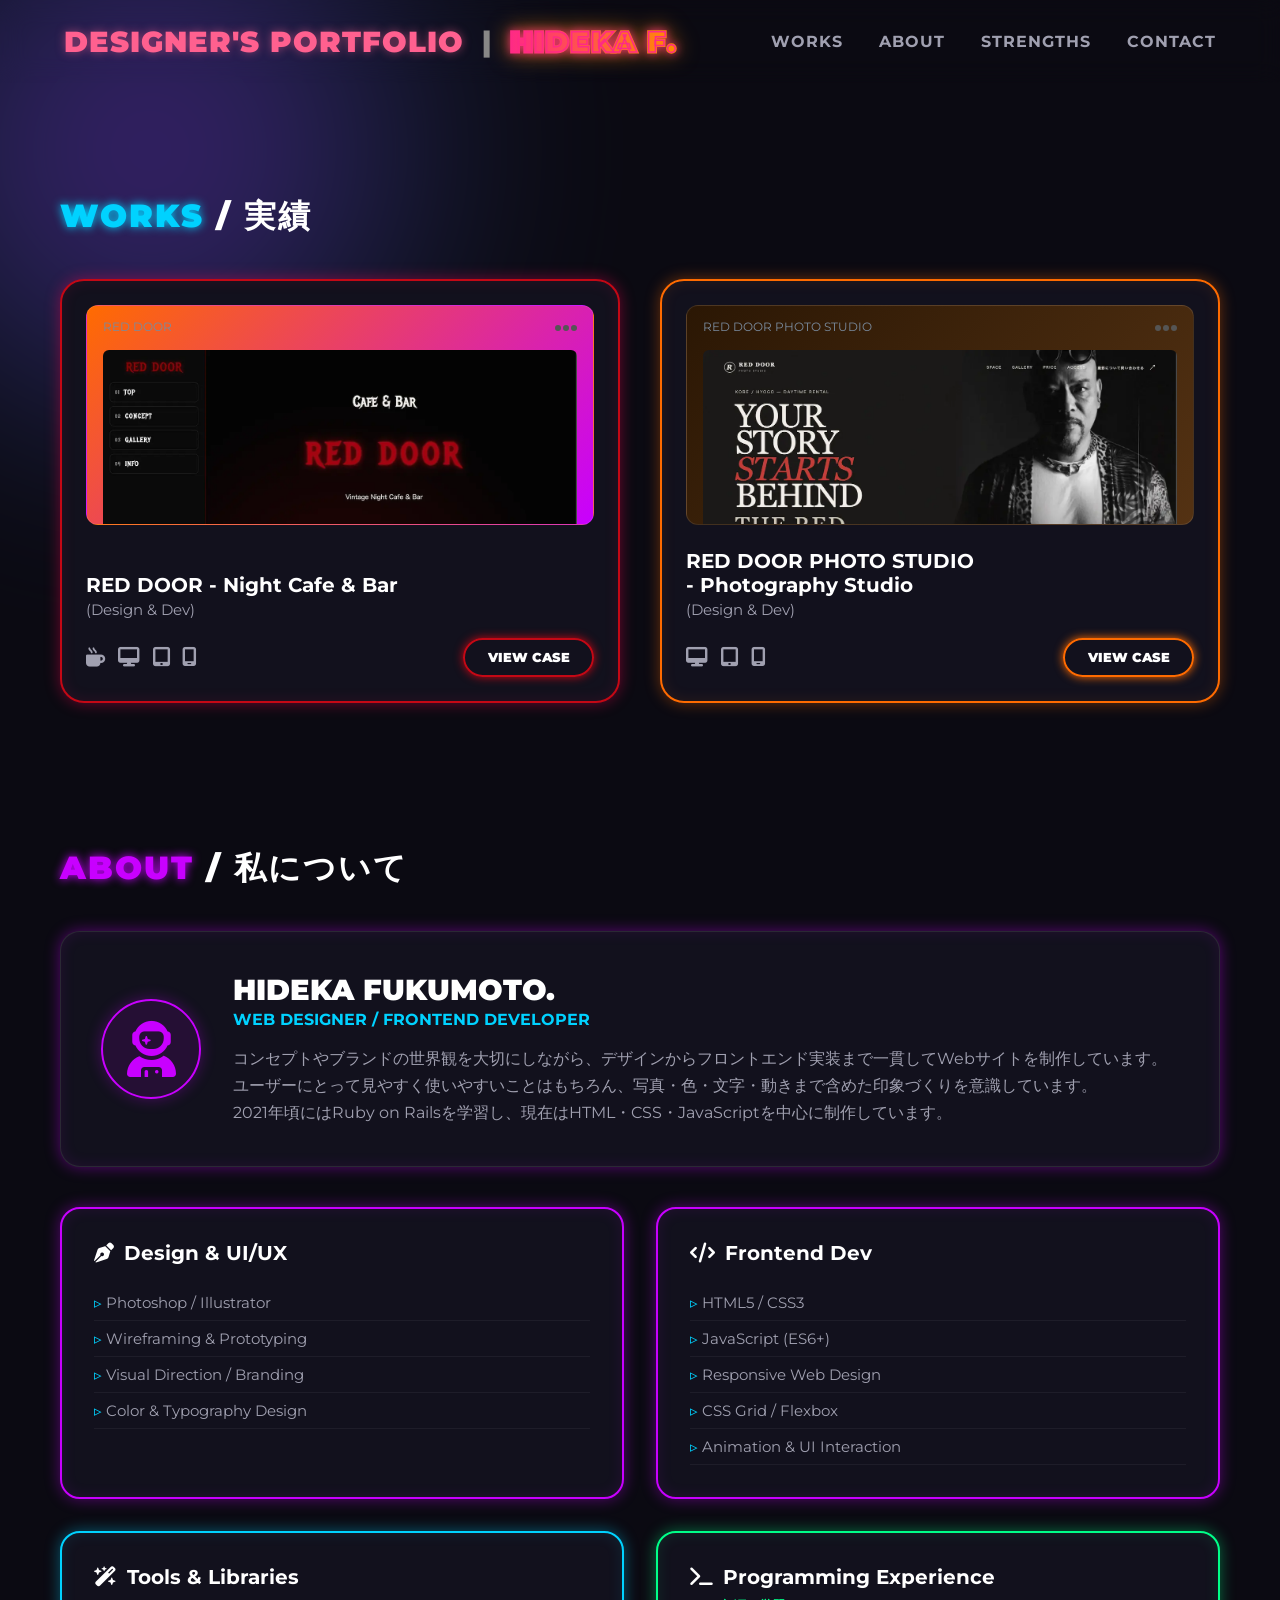
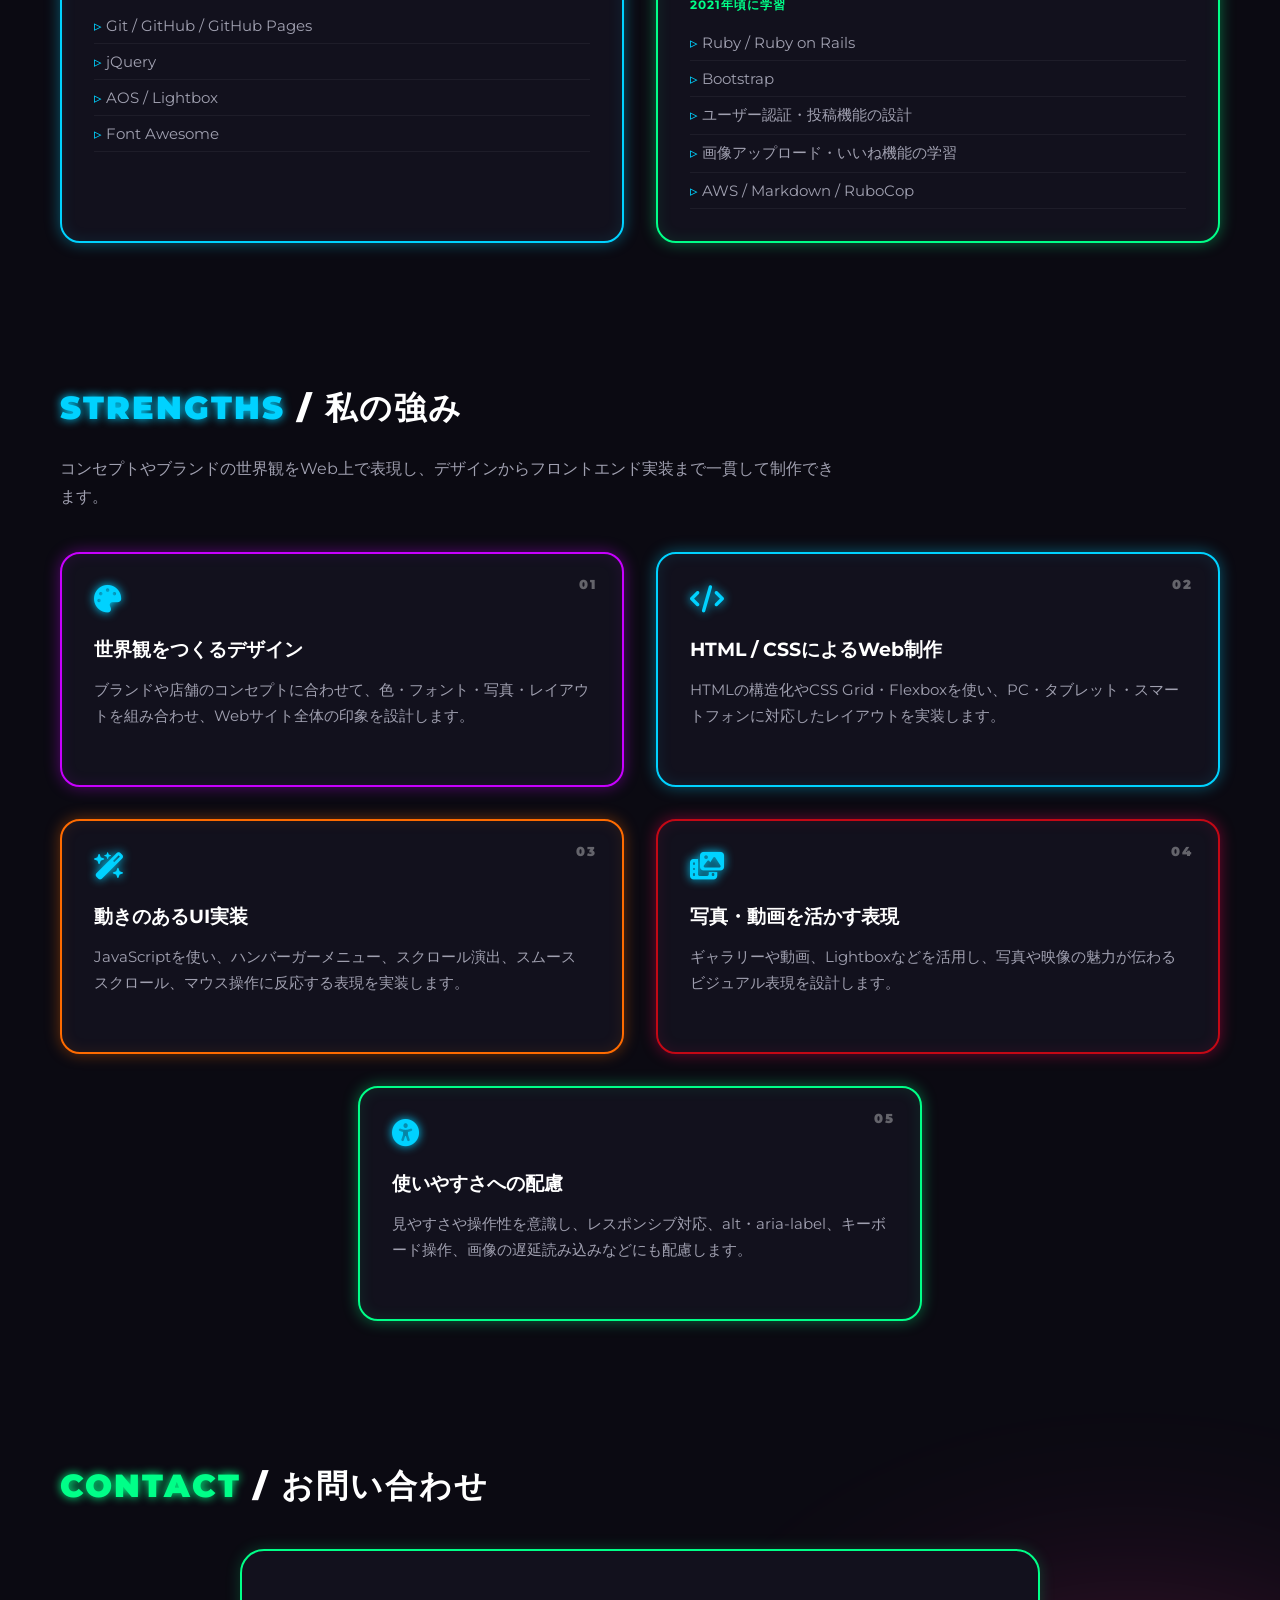
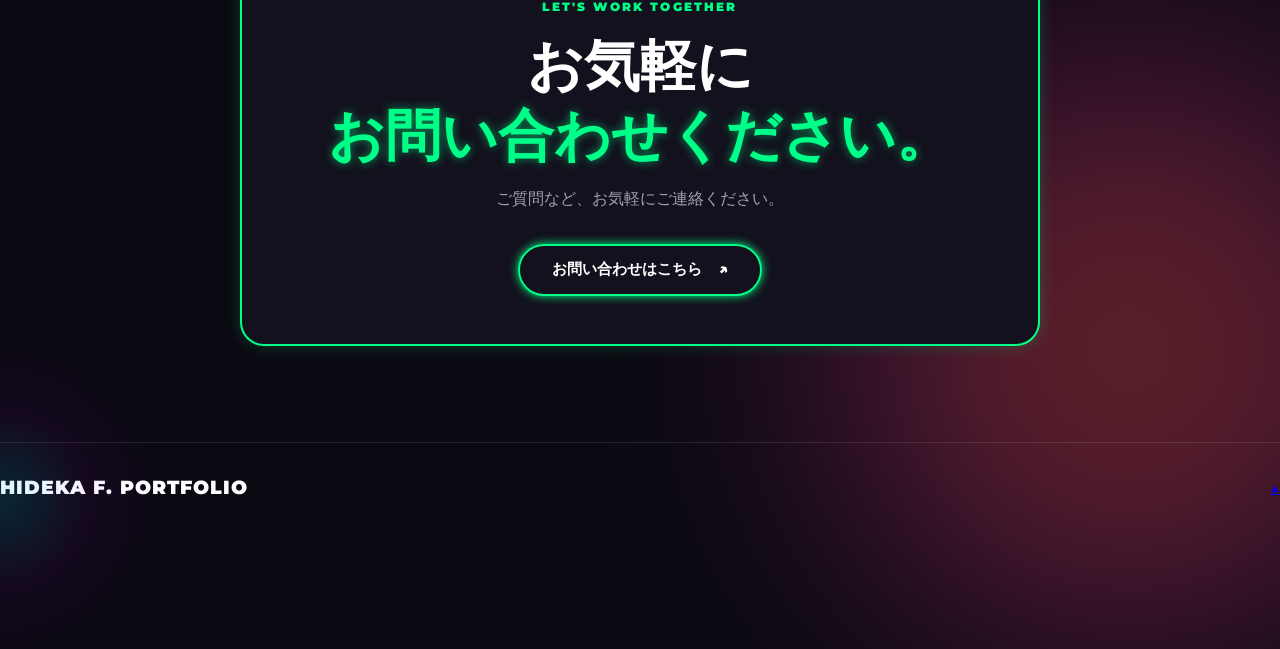
<file: index.html>
<!DOCTYPE html>
<html lang="ja">

<head>
  <meta charset="UTF-8">
  <meta name="viewport" content="width=device-width, initial-scale=1.0">
  <title>HIDEKA F. | PORTFOLIO SITE</title>
  <meta name="description" content="HIDEKA F.のポートフォリオサイトです。Webデザイン、フロントエンドコーディングの制作実績を掲載しています。">
  <link rel="stylesheet" href="css/style.css">
  <!-- アイコン表示用のFontAwesome (CDN) -->
  <link rel="stylesheet" href="https://cdnjs.cloudflare.com/ajax/libs/font-awesome/6.4.0/css/all.min.css">
  <!-- フォント (Montserrat) -->
  <link href="https://fonts.googleapis.com/css2?family=Montserrat:wght@400;700;900&display=swap" rel="stylesheet">
</head>

<body>

  <!-- 背景の発光グラフィック効果 -->
  <div class="bg-glow bg-glow-top-left"></div>
  <div class="bg-glow bg-glow-bottom-right"></div>

  <!-- ヘッダー -->
  <header class="navbar">
    <div class="logo">
      <span class="logo-highlight">DESIGNER'S PORTFOLIO</span>
      <span class="logo-divider">|</span>
      <span class="logo-name" data-text="HIDEKA F.">HIDEKA F.</span>
    </div>
    <nav class="nav-links">
      <a href="#works">WORKS</a>
      <a href="#about">ABOUT</a>
      <a href="#strengths">STRENGTHS</a>
      <a href="#contact">CONTACT</a>
    </nav>
  </header>
  <!-- メインコンテンツ -->
  <main class="container">

    <!-- SECTION 1: WORKS -->
    <section id="works" class="section">
      <h2 class="section-title"><span class="neon-text-blue">WORKS</span> / 実績</h2>
      <div class="works-grid">

        <!-- CARD 1: RED (RED DOOR) -->
        <div class="card neon-red">
          <div class="card-screen bar-bg">
            <div class="screen-header">
              <span>RED DOOR</span>
              <div class="dots"><span></span><span></span><span></span>
              </div>
            </div>
            <div class="screen-body">
              <img src="images/2026RED DOOR(圧縮版).webp" alt="RED DOOR プレビュー画像">
            </div>
          </div>
          <div class="card-info">
            <h3 class="card-title">RED DOOR - Night Cafe & Bar</h3>
            <p class="card-subtitle">(Design & Dev)</p>
            <div class="card-footer">
              <div class="device-icons">
                <i class="fa-solid fa-mug-hot"></i>
                <i class="fa-solid fa-desktop"></i>
                <i class="fa-solid fa-tablet-screen-button"></i>
                <i class="fa-solid fa-mobile-screen"></i>
              </div>
              <a href="https://hidekaxxx.github.io/RedDoor/" class="btn btn-red">VIEW CASE</a>
            </div>
          </div>
        </div>

        <!-- CARD 2: ORANGE (RED DOOR PHOTO STUDIO) -->
        <div class="card neon-orange">
          <div class="card-screen photo-bg">
            <div class="screen-header">
              <span>RED DOOR PHOTO STUDIO</span>
              <div class="dots"><span></span><span></span><span></span>
              </div>
            </div>
            <div class="screen-body">
              <img src="images/RD PHOTO STUDIO(圧縮版).webp" alt="RED DOOR PHOTO STUDIO プレビュー画像">
            </div>
          </div>
          <div class="card-info">
            <h3 class="card-title">RED DOOR PHOTO STUDIO
              <br>- Photography Studio
            </h3>
            <p class="card-subtitle">(Design & Dev)</p>
            <div class="card-footer">
              <div class="device-icons">
                <i class="fa-solid fa-desktop"></i>
                <i class="fa-solid fa-tablet-screen-button"></i>
                <i class="fa-solid fa-mobile-screen"></i>
              </div>
              <a href="https://hidekaxxx.github.io/RED-DOOR-PHOTO-STUDIO/" class="btn btn-orange">VIEW CASE</a>
            </div>
          </div>
        </div>

        <!-- CARD 3: GREEN (FASHION EC) -->
        <!-- <div class="card neon-green">
          <div class="card-screen clothing-bg">
            <div class="screen-header">
              <span>MAKANA</span>
            </div>
            <div class="screen-body dark-text">
              <h2>MAKANA</h2>
            </div>
          </div>
          <div class="card-info">
            <h3 class="card-title">MAKANA - FASHION EC</h3>
            <p class="card-subtitle">(Web Design)</p>
            <div class="card-footer">
              <div class="device-icons">
                <i class="fa-solid fa-shirt"></i>
                <i class="fa-solid fa-cart-shopping"></i>
              </div>
              <a href="#" class="btn btn-green">VIEW CASE</a>
            </div>
          </div>
        </div> -->

        <!-- CARD 4: PURPLE (AI MODEL HP LP) -->
        <!-- <div class="card neon-purple">
          <div class="card-screen neon-bg">
            <div class="screen-header">
              <span>AI</span>
            </div>
            <div class="screen-body">
              <h2>AI- Model HP LP</h2>
            </div>
          </div>
          <div class="card-info">
            <h3 class="card-title">AI- Model HP LP</h3>
            <p class="card-subtitle">(Web Design & Motion)</p>
            <div class="card-footer">
              <div class="device-icons">
                <i class="fa-solid fa-sliders"></i>
                <i class="fa-solid fa-star"></i>
              </div>
              <a href="#" class="btn btn-purple">VIEW CASE</a>
            </div>
          </div>
        </div> -->

      </div>
    </section>

    <!-- SECTION 2: ABOUT -->
    <section id="about" class="section">
      <h2 class="section-title"><span class="neon-text-purple">ABOUT</span> / 私について</h2>
      <div class="about-container">

        <!-- プロフィール -->
        <div class="about-profile neon-purple">
          <div class="profile-avatar">
            <i class="fa-solid fa-user-astronaut"></i>
          </div>
          <div class="profile-text">
            <h3>HIDEKA FUKUMOTO.</h3>
            <p class="subtitle">WEB DESIGNER / FRONTEND DEVELOPER</p>
            <p class="description">
              コンセプトやブランドの世界観を大切にしながら、デザインからフロントエンド実装まで一貫してWebサイトを制作しています。<br>
              ユーザーにとって見やすく使いやすいことはもちろん、写真・色・文字・動きまで含めた印象づくりを意識しています。<br>
              2021年頃にはRuby on Railsを学習し、現在はHTML・CSS・JavaScriptを中心に制作しています。
            </p>
          </div>
        </div>

        <!-- スキルカード -->
        <div class="skills-grid">
          <div class="skill-card neon-purple">
            <h4><i class="fa-solid fa-pen-nib"></i> Design & UI/UX</h4>
            <ul>
              <li>Photoshop / Illustrator</li>
              <li>Wireframing & Prototyping</li>
              <li>Visual Direction / Branding</li>
              <li>Color & Typography Design</li>
            </ul>
          </div>
          <div class="skill-card neon-purple">
            <h4><i class="fa-solid fa-code"></i> Frontend Dev</h4>
            <ul>
              <li>HTML5 / CSS3</li>
              <li>JavaScript (ES6+)</li>
              <li>Responsive Web Design</li>
              <li>CSS Grid / Flexbox</li>
              <li>Animation & UI Interaction</li>
            </ul>
          </div>
          <div class="skill-card neon-blue">
            <h4><i class="fa-solid fa-wand-magic-sparkles"></i> Tools & Libraries</h4>
            <ul>
              <li>Git / GitHub / GitHub Pages</li>
              <li>jQuery</li>
              <li>AOS / Lightbox</li>
              <li>Font Awesome</li>
            </ul>
          </div>
          <div class="skill-card neon-green">
            <h4><i class="fa-solid fa-terminal"></i> Programming Experience</h4>
            <p class="skill-note">2021年頃に学習</p>
            <ul>
              <li>Ruby / Ruby on Rails</li>
              <li>Bootstrap</li>
              <li>ユーザー認証・投稿機能の設計</li>
              <li>画像アップロード・いいね機能の学習</li>
              <li>AWS / Markdown / RuboCop</li>
            </ul>
          </div>
        </div>

      </div>
    </section>

    <!-- SECTION 3: STRENGTHS -->
    <section id="strengths" class="section">
      <h2 class="section-title"><span class="neon-text-blue">STRENGTHS</span> / 私の強み</h2>
      <p class="strengths-lead">
        コンセプトやブランドの世界観をWeb上で表現し、デザインからフロントエンド実装まで一貫して制作できます。
      </p>

      <div class="strengths-grid">
        <article class="strength-card neon-purple">
          <span class="strength-no">01</span>
          <i class="fa-solid fa-palette strength-icon"></i>
          <h3>世界観をつくるデザイン</h3>
          <p>ブランドや店舗のコンセプトに合わせて、色・フォント・写真・レイアウトを組み合わせ、Webサイト全体の印象を設計します。</p>
        </article>

        <article class="strength-card neon-blue">
          <span class="strength-no">02</span>
          <i class="fa-solid fa-code strength-icon"></i>
          <h3>HTML / CSSによるWeb制作</h3>
          <p>HTMLの構造化やCSS Grid・Flexboxを使い、PC・タブレット・スマートフォンに対応したレイアウトを実装します。</p>
        </article>

        <article class="strength-card neon-orange">
          <span class="strength-no">03</span>
          <i class="fa-solid fa-wand-magic-sparkles strength-icon"></i>
          <h3>動きのあるUI実装</h3>
          <p>JavaScriptを使い、ハンバーガーメニュー、スクロール演出、スムーススクロール、マウス操作に反応する表現を実装します。</p>
        </article>

        <article class="strength-card neon-red">
          <span class="strength-no">04</span>
          <i class="fa-solid fa-photo-film strength-icon"></i>
          <h3>写真・動画を活かす表現</h3>
          <p>ギャラリーや動画、Lightboxなどを活用し、写真や映像の魅力が伝わるビジュアル表現を設計します。</p>
        </article>

        <article class="strength-card strength-card-wide neon-green">
          <span class="strength-no">05</span>
          <i class="fa-solid fa-universal-access strength-icon"></i>
          <h3>使いやすさへの配慮</h3>
          <p>見やすさや操作性を意識し、レスポンシブ対応、alt・aria-label、キーボード操作、画像の遅延読み込みなどにも配慮します。</p>
        </article>
      </div>
    </section>

    <!-- SECTION 4: CONTACT -->
    <section id="contact" class="section">
      <h2 class="section-title"><span class="neon-text-green">CONTACT</span> / お問い合わせ</h2>
      <div class="contact-container">
        <p class="contact-kicker">LET'S WORK TOGETHER</p>
        <h3 class="contact-title">お気軽に<br><em>お問い合わせください。</em></h3>
        <p class="contact-lead">ご質問など、お気軽にご連絡ください。</p>
        <a class="btn btn-green contact-cta" href="contact.html">お問い合わせはこちら <span>↗</span></a>
      </div>
    </section>

  </main>

  <!-- フッター -->
  <footer class="footer">
    <div class="footer-title">HIDEKA F. PORTFOLIO</div>
    <a href="#">▲</a>
    </div>
  </footer>
  <script src="js/main.js"></script>
</body>

</html>
</file>
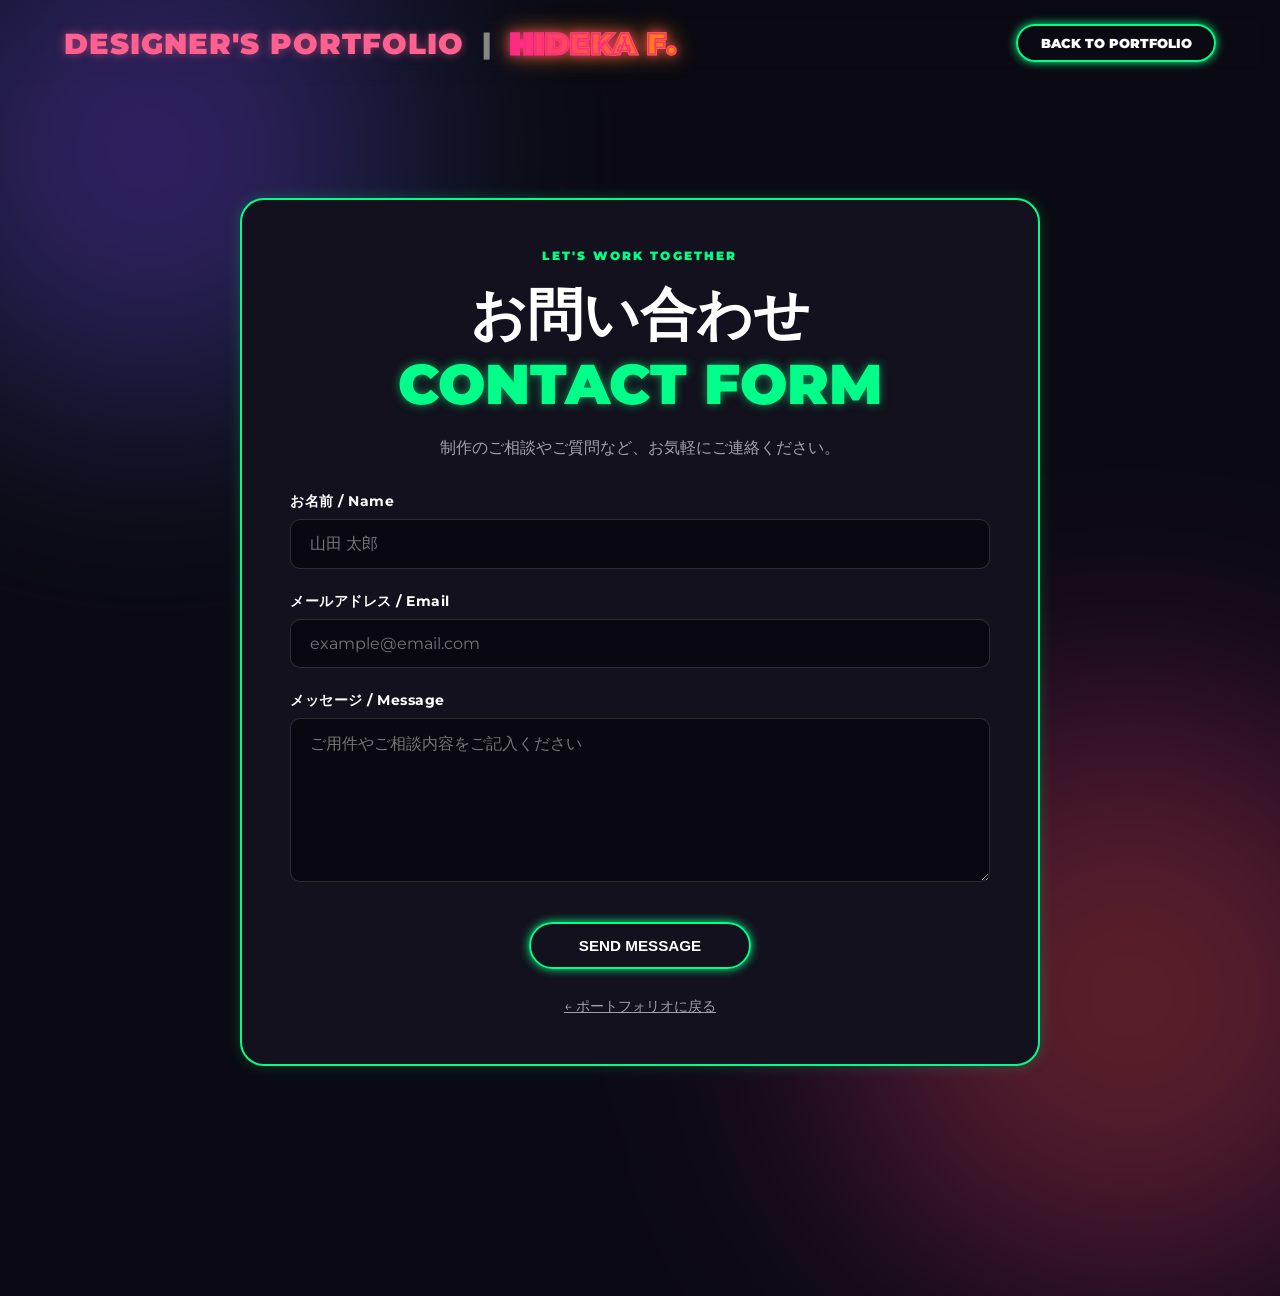
<file: contact.html>
<!DOCTYPE html>
<html lang="ja">

<head>
  <meta charset="UTF-8">
  <meta name="viewport" content="width=device-width, initial-scale=1.0">
  <title>CONTACT | HIDEKA F. PORTFOLIO</title>
  <meta name="description" content="HIDEKA F.へのお問い合わせフォームです。">
  <link rel="stylesheet" href="css/style.css">
  <link rel="stylesheet" href="https://cdnjs.cloudflare.com/ajax/libs/font-awesome/6.4.0/css/all.min.css">
  <link href="https://fonts.googleapis.com/css2?family=Montserrat:wght@400;700;900&display=swap" rel="stylesheet">
</head>

<body>
  <div class="bg-glow bg-glow-top-left"></div>
  <div class="bg-glow bg-glow-bottom-right"></div>

  <header class="navbar">
    <div class="logo">
      <span class="logo-highlight">DESIGNER'S PORTFOLIO</span>
      <span class="logo-divider">|</span>
      <span class="logo-name" data-text="HIDEKA F.">HIDEKA F.</span>
    </div>
    <a class="btn btn-green" href="index.html">BACK TO PORTFOLIO</a>
  </header>

  <main class="container contact-page">
    <section class="contact-container">
      <p class="contact-kicker">LET'S WORK TOGETHER</p>
      <h1 class="contact-title">お問い合わせ<br><em>CONTACT FORM</em></h1>
      <p class="contact-lead">制作のご相談やご質問など、お気軽にご連絡ください。</p>

      <form class="contact-form" action="https://formsubmit.co/1d71e42b75af52ecc3e36b7714e025d7" method="POST">
        <input type="text" name="_honey" style="display:none">
        <input type="hidden" name="_subject" value="ポートフォリオからのお問い合わせ">
        <input type="hidden" name="_template" value="table">
        <input type="hidden" name="_captcha" value="true">

        <div class="form-group">
          <label for="name">お名前 / Name</label>
          <input type="text" id="name" name="name" placeholder="山田 太郎" required>
        </div>

        <div class="form-group">
          <label for="email">メールアドレス / Email</label>
          <input type="email" id="email" name="email" placeholder="example@email.com" required>
        </div>

        <div class="form-group">
          <label for="message">メッセージ / Message</label>
          <textarea id="message" name="message" rows="7" placeholder="ご用件やご相談内容をご記入ください" required></textarea>
        </div>

        <button type="submit" class="btn btn-green btn-submit">SEND MESSAGE</button>
      </form>

      <a class="contact-back" href="index.html">← ポートフォリオに戻る</a>
    </section>
  </main>
</body>

</html>
</file>
<file: css/style.css>
/* --- 基本設定・カラー変数 --- */
:root {
  --bg-color: #0b0a12;
  --card-bg: #12111d;
  --text-main: #ffffff;
  --text-muted: #a0a0b0;

  /* ネオンカラー */
  --neon-red: #c40815;
  --neon-orange: #ff6b00;
  --neon-green: #00ff88;
  --neon-purple: #c800ff;
  --neon-blue: #00d2ff;
}

* {
  box-sizing: border-box;
  margin: 0;
  padding: 0;
}

body {
  background-color: var(--bg-color);
  color: var(--text-main);
  font-family: "Montserrat", sans-serif;
  min-height: 100vh;
  position: relative;
  overflow-x: hidden;
  padding: 0;
}

/* --- 背景の発光グラデーション --- */
.bg-glow {
  position: absolute;
  border-radius: 50%;
  filter: blur(120px);
  z-index: -1;
  opacity: 0.35;
}

.bg-glow-top-left {
  width: 500px;
  height: 500px;
  background: radial-gradient(circle, var(--neon-purple), var(--neon-blue));
  top: -100px;
  left: -100px;
}

.bg-glow-bottom-right {
  width: 600px;
  height: 600px;
  background: radial-gradient(circle, var(--neon-orange), var(--neon-purple));
  bottom: -150px;
  right: -150px;
}

/* --- ナビゲーションバー --- */
.navbar {
  display: flex;
  justify-content: space-between;
  align-items: center;
  position: sticky;
  top: 0;
  left: 0;
  width: 100%;
  z-index: 1000;

  /* 背景色を少し透過させる */
  background-color: 　rgba(13, 14, 21, 0.8) !important;
  /* 背後をぼかす（すりガラス効果） */
  backdrop-filter: blur(12px);
  -webkit-backdrop-filter: blur(12px);

  padding: 1.5rem 4rem;
  box-sizing: border-box;
}

.logo {
  font-size: 1.8rem;
  font-weight: 900;
  letter-spacing: 1px;
}

.logo-highlight {
  color: #ff608f;
  text-shadow: 0 0 10px rgba(255, 96, 143, 0.5);
}

.logo-divider {
  margin: 0 0.5rem;
  color: #888;
}

/* --- HIDEKA F. のデザイン --- */
.logo-name {
  position: relative;
  display: inline-block;
  z-index: 1;
  /* 文字の中身を透明にする */
  color: transparent;
  /* グラデーションのフチをつける */
  -webkit-text-stroke: 1.5px #ff2a85;
  /* 文字のグラデーションフチ表現（ブラウザ用） */
  background: linear-gradient(90deg, #ff2a85, #ff8c00);
  -webkit-background-clip: text;
}

.logo-name::before {
  content: attr(data-text);
  position: absolute;
  left: 0;
  top: 0;
  z-index: -1;

  /* ピンク〜オレンジのグラデーション */
  background: linear-gradient(90deg, #ff2a85, #ff8c00);
  -webkit-background-clip: text;
  color: transparent;

  /* フチの太さ */
  -webkit-text-stroke: 3px transparent;

  /* ネオンの発光エフェクト */
  filter: drop-shadow(0 0 5px rgba(255, 42, 133, 0.8))
    drop-shadow(0 0 10px rgba(255, 140, 0, 0.6));
}

.nav-links a {
  color: var(--text-muted);
  text-decoration: none;
  font-weight: 700;
  font-size: 1rem;
  margin-left: 2rem;
  transition: all 0.3s ease;
  letter-spacing: 1px;
}

.nav-links a:hover,
.nav-links a.active {
  color: #ffffff;
  border-bottom: 2px solid var(--neon-purple);
  padding-bottom: 4px;
}

/* --- メインコンテンツ（グリッド） --- */
main {
  padding: 2rem 4rem;
}

.container {
  width: 100%;
  max-width: 1200px;
  margin: 0 auto;
  padding-left: 20px;
  padding-right: 20px;
  box-sizing: border-box;
}

.works-grid {
  display: grid;
  grid-template-columns: repeat(2, 1fr);
  gap: 2.5rem;
  margin-bottom: 4rem;
}

/* --- カードスタイル & ネオン枠線 --- */
.card {
  background-color: var(--card-bg);
  border-radius: 24px;
  padding: 1.5rem;
  transition:
    transform 0.3s ease,
    box-shadow 0.3s ease;
  position: relative;
  display: flex;
  flex-direction: column;
  justify-content: space-between;
}

.card:hover {
  transform: translateY(-8px);
}

/* ネオン個別に適用 */
.neon-red {
  border: 2px solid var(--neon-red);
  box-shadow:
    0 0 15px rgba(255, 0, 85, 0.4),
    inset 0 0 15px rgba(255, 0, 85, 0.1);
}

.neon-orange {
  border: 2px solid var(--neon-orange);
  box-shadow:
    0 0 15px rgba(255, 107, 0, 0.4),
    inset 0 0 15px rgba(255, 107, 0, 0.1);
}

.neon-green {
  border: 2px solid var(--neon-green);
  box-shadow:
    0 0 15px rgba(0, 255, 136, 0.4),
    inset 0 0 15px rgba(0, 255, 136, 0.1);
}

.neon-purple {
  border: 2px solid var(--neon-purple);
  box-shadow:
    0 0 15px rgba(200, 0, 255, 0.4),
    inset 0 0 15px rgba(200, 0, 255, 0.1);
}

.neon-blue {
  border: 2px solid var(--neon-blue);
  box-shadow:
    0 0 15px rgba(0, 210, 255, 0.4),
    inset 0 0 15px rgba(0, 210, 255, 0.1);
}

/* --- カード内スクリーンモックアップ --- */
.card-screen {
  background: #09131d;
  border-radius: 12px;
  height: 220px;
  padding: 0.8rem 1rem 0 1rem;
  margin-bottom: 1.5rem;
  display: flex;
  flex-direction: column;
  justify-content: space-between;
  border: 1px solid rgba(255, 255, 255, 0.1);
  overflow: hidden;
  position: relative;
}

.screen-header {
  display: flex;
  justify-content: space-between;
  font-size: 0.75rem;
  color: #7a8b9e;
  padding-bottom: 0.6rem;
  z-index: 2; /* 画像より上に表示 */
  position: relative;
}

.dots span {
  display: inline-block;
  width: 6px;
  height: 6px;
  background-color: #555;
  border-radius: 50%;
  margin-left: 2px;
}

.screen-body {
  width: 100%;
  height: calc(100% - 24px); /* ヘッダー分を引いた高さ */
  margin-top: 0.4rem;
  border-radius: 6px 6px 0 0;
  overflow: hidden; /* はみ出た画像を隠す */
  position: relative;
}

.screen-body img {
  width: 100%;
  height: 100%;
  object-fit: cover; /* アスペクト比を保って表示 */
  object-position: top; /* サイトの最上部を表示 */
  /* スクロールアニメーションの設定 */
  transition:
    object-position 2.5s ease-in-out,
    transform 0.5s ease;
}

/* ★カードにホバー時のエフェクト */
.card:hover .screen-body img {
  /* サイトの最下部までスクロール表示 */
  object-position: bottom;
}

.screen-body h2 {
  font-size: 1.5rem;
  margin-bottom: 0.2rem;
}

.bar-bg {
  background: linear-gradient(135deg, #ff6b00, #c800ff);
  color: #fff;
}
.photo-bg {
  background: linear-gradient(135deg, #2b1704, #543213);
}
.clothing-bg {
  background: linear-gradient(135deg, #eef2f5, #d0d7de);
  color: #111;
}
.dark-text h2 {
  color: #111;
}
.neon-bg {
  background: linear-gradient(135deg, #18002e, #43006b);
}

.badge {
  display: inline-block;
  background: var(--neon-red);
  color: #000;
  font-size: 0.7rem;
  font-weight: bold;
  padding: 0.2rem 0.6rem;
  border-radius: 12px;
  margin-top: 0.5rem;
}

/* --- カードテキスト & フッター --- */
.card-title {
  font-size: 1.25rem;
  font-weight: 700;
}

.card-subtitle {
  color: var(--text-muted);
  font-size: 0.95rem;
  margin-top: 0.2rem;
  margin-bottom: 1.2rem;
}

.card-footer {
  display: flex;
  justify-content: space-between;
  align-items: center;
}

.device-icons {
  display: flex;
  gap: 0.8rem;
  font-size: 1.2rem;
  color: var(--text-muted);
}

/* --- VIEW CASE ボタン --- */
.btn {
  text-decoration: none;
  font-size: 0.8rem;
  font-weight: 900;
  padding: 0.6rem 1.4rem;
  border-radius: 30px;
  transition:
    transform 0.2s,
    box-shadow 0.2s;
  color: #fff;
}

.btn:hover {
  transform: scale(1.05);
}

.btn-red {
  background-color: transparent;
  border: 2px solid var(--neon-red);
  box-shadow: 0 0 10px var(--neon-red);
}

.btn-orange {
  background-color: transparent;
  border: 2px solid var(--neon-orange);
  box-shadow: 0 0 10px var(--neon-orange);
}

.btn-green {
  background-color: transparent;
  border: 2px solid var(--neon-green);
  box-shadow: 0 0 10px var(--neon-green);
}

.btn-purple {
  background-color: transparent;
  border: 2px solid var(--neon-purple);
  box-shadow: 0 0 10px var(--neon-purple);
}

/* --- フッター --- */
.footer {
  display: flex;
  justify-content: space-between;
  align-items: center;
  padding-top: 2rem;
  border-top: 1px solid rgba(255, 255, 255, 0.1);
}

.footer-title {
  font-weight: 900;
  font-size: 1.2rem;
  letter-spacing: 1px;
}

.social-links {
  display: flex;
  gap: 1.2rem;
}

.social-links a {
  color: var(--neon-blue);
  font-size: 1.5rem;
  transition:
    color 0.3s,
    transform 0.3s;
}

.social-links a:hover {
  transform: scale(1.2);
}

.icon-ig {
  color: #ff007f !important;
}
.icon-in {
  color: #0077b5 !important;
}
.icon-tw {
  color: #1da1f2 !important;
}

/* レスポンシブ対応 (スマホ表示) */
@media (max-width: 768px) {
  body {
    padding: 1.5rem;
  }
  .works-grid {
    grid-template-columns: 1fr;
  }
  .navbar {
    flex-direction: column;
    gap: 1rem;
  }
  .nav-links a {
    margin: 0 0.8rem;
  }
}
/* ---  マウス追従スポットライト --- */
.mouse-glow {
  position: fixed;
  width: 350px;
  height: 350px;
  border-radius: 50%;
  background: radial-gradient(
    circle,
    rgba(0, 210, 255, 0.15),
    rgba(200, 0, 255, 0.05),
    transparent 70%
  );
  pointer-events: none;
  transform: translate(-50%, -50%);
  z-index: 9999;
  transition:
    width 0.3s,
    height 0.3s;
}

/* --- スクロール出現アニメーション設定 --- */
.scroll-fade {
  opacity: 0;
  transform: translateY(40px);
  transition:
    opacity 0.8s ease-out,
    transform 0.8s ease-out,
    box-shadow 0.3s ease;
}

.scroll-fade.is-visible {
  opacity: 1;
  transform: translateY(0);
}

.works-grid {
  perspective: 1000px;
}

.card {
  transform-style: preserve-3d;
  will-change: transform;
}
/* ---  セクション共通デザイン --- */
.section {
  padding-top: 5rem;
  margin-bottom: 4rem;
}

.section-title {
  font-size: 2rem;
  font-weight: 900;
  margin-bottom: 2.5rem;
  letter-spacing: 2px;
}

.neon-text-blue {
  color: var(--neon-blue);
  text-shadow: 0 0 10px var(--neon-blue);
}
.neon-text-purple {
  color: var(--neon-purple);
  text-shadow: 0 0 10px var(--neon-purple);
}
.neon-text-green {
  color: var(--neon-green);
  text-shadow: 0 0 10px var(--neon-green);
}

/* --- ABOUT セクション --- */
.about-container {
  display: flex;
  flex-direction: column;
  gap: 2.5rem;
}

.about-profile {
  display: flex;
  align-items: center;
  gap: 2rem;
  background: var(--card-bg);
  padding: 2.5rem;
  border-radius: 20px;
  border: 1px solid rgba(255, 255, 255, 0.1);
}

.profile-avatar {
  font-size: 3.5rem;
  color: var(--neon-purple);
  background: rgba(200, 0, 255, 0.1);
  width: 100px;
  height: 100px;
  border-radius: 50%;
  display: flex;
  align-items: center;
  justify-content: center;
  border: 2px solid var(--neon-purple);
  box-shadow: 0 0 15px rgba(200, 0, 255, 0.3);
  flex-shrink: 0;
}

.profile-text h3 {
  font-size: 1.8rem;
  font-weight: 900;
}

.profile-text .subtitle {
  color: var(--neon-blue);
  font-weight: 700;
  margin-top: 0.2rem;
  margin-bottom: 1rem;
}

.profile-text .description {
  color: var(--text-muted);
  line-height: 1.7;
}

.skills-grid {
  display: grid;
  grid-template-columns: repeat(2, minmax(0, 1fr));
  gap: 2rem;
}

.skill-card {
  background: var(--card-bg);
  padding: 2rem;
  border-radius: 20px;
  height: 100%;
}

.skill-card h4 {
  font-size: 1.25rem;
  margin-bottom: 1.2rem;
  display: flex;
  align-items: center;
  gap: 0.6rem;
}

.skill-note {
  color: var(--neon-green);
  font-size: 0.78rem;
  font-weight: 700;
  letter-spacing: 0.08em;
  margin: -0.7rem 0 0.7rem;
}

.skill-card ul {
  list-style: none;
  padding-left: 0;
}

.skill-card li {
  color: var(--text-muted);
  padding: 0.5rem 0;
  border-bottom: 1px solid rgba(255, 255, 255, 0.05);
  font-size: 0.95rem;
}

.skill-card li::before {
  content: "▹ ";
  color: var(--neon-blue);
}

/* --- STRENGTHS セクション --- */
.strengths-lead {
  max-width: 780px;
  color: var(--text-muted);
  line-height: 1.8;
  margin: -1rem 0 2.5rem;
}

.strengths-grid {
  display: grid;
  grid-template-columns: repeat(2, minmax(0, 1fr));
  gap: 2rem;
}

.strength-card {
  position: relative;
  min-height: 235px;
  padding: 2rem;
  border-radius: 20px;
  background: var(--card-bg);
  overflow: hidden;
  transition: transform 0.3s ease;
}

.strength-card:hover {
  transform: translateY(-6px);
}

.strength-card-wide {
  grid-column: 1 / -1;
  width: calc(50% - 1rem);
  justify-self: center;
}

.strength-no {
  position: absolute;
  top: 1.4rem;
  right: 1.6rem;
  color: rgba(255, 255, 255, 0.35);
  font-size: 0.8rem;
  font-weight: 900;
  letter-spacing: 0.12em;
}

.strength-icon {
  margin-bottom: 1.4rem;
  color: var(--neon-blue);
  font-size: 1.7rem;
  text-shadow: 0 0 10px currentColor;
}

.strength-card h3 {
  margin-bottom: 0.8rem;
  font-size: 1.2rem;
  line-height: 1.45;
}

.strength-card p {
  color: var(--text-muted);
  font-size: 0.92rem;
  line-height: 1.8;
}

/* ---  CONTACT セクション --- */
.contact-container {
  background: var(--card-bg);
  padding: 3rem;
  border-radius: 24px;
  border: 2px solid var(--neon-green);
  box-shadow: 0 0 15px rgba(0, 255, 136, 0.2);
  max-width: 800px;
  margin: 0 auto;
}

.contact-lead {
  color: var(--text-muted);
  margin: 0 auto 2rem;
  text-align: center;
  line-height: 1.6;
}

.contact-kicker {
  color: var(--neon-green);
  font-size: 0.75rem;
  font-weight: 900;
  letter-spacing: 0.18em;
  text-align: center;
}

.contact-title {
  margin: 1rem 0;
  color: var(--text-main);
  font-size: clamp(2rem, 5vw, 3.5rem);
  font-weight: 900;
  line-height: 1.25;
  text-align: center;
}

.contact-title em {
  color: var(--neon-green);
  font-style: normal;
  text-shadow: 0 0 10px rgba(0, 255, 136, 0.55);
}

.contact-cta {
  display: block;
  width: fit-content;
  margin: 0 auto;
  padding: 0.85rem 2rem;
  font-size: 0.95rem;
}

.contact-cta span {
  margin-left: 0.8rem;
  transition: transform 0.25s ease;
}

.contact-cta:hover span {
  transform: translate(3px, -3px);
}

.contact-page {
  min-height: 100vh;
  padding-top: 7rem;
  padding-bottom: 5rem;
}

.contact-form {
  display: flex;
  flex-direction: column;
  gap: 1.5rem;
  margin-top: 2rem;
}

.form-group {
  display: flex;
  flex-direction: column;
  gap: 0.5rem;
}

.form-group label {
  color: var(--text-main);
  font-size: 0.85rem;
  font-weight: 700;
  letter-spacing: 0.5px;
}

.form-group input,
.form-group textarea {
  background: #090810;
  border: 1px solid rgba(255, 255, 255, 0.15);
  border-radius: 10px;
  color: #fff;
  font-family: inherit;
  font-size: 1rem;
  outline: none;
  padding: 0.9rem 1.2rem;
  transition:
    border-color 0.3s,
    box-shadow 0.3s;
}

.form-group input:focus,
.form-group textarea:focus {
  border-color: var(--neon-green);
  box-shadow: 0 0 12px rgba(0, 255, 136, 0.3);
}

.btn-submit {
  align-self: center;
  cursor: pointer;
  font-size: 0.95rem;
  margin-top: 1rem;
  padding: 0.8rem 3rem;
}

.contact-back {
  display: block;
  margin-top: 1.8rem;
  color: var(--text-muted);
  font-size: 0.85rem;
  text-align: center;
  transition: color 0.3s ease;
}

.contact-back:hover {
  color: var(--neon-green);
}

.contact-email {
  margin-top: 1.8rem;
  color: var(--text-muted);
  font-size: 0.85rem;
  text-align: center;
}

.contact-email a {
  color: var(--neon-green);
  transition: opacity 0.3s ease;
}

.contact-email a:hover {
  opacity: 0.75;
}

/* スマホ表示の調整 */
@media (max-width: 768px) {
  .about-profile {
    flex-direction: column;
    text-align: center;
  }
  .skills-grid {
    grid-template-columns: 1fr;
  }
  .strengths-grid {
    grid-template-columns: 1fr;
  }
  .strength-card-wide {
    grid-column: auto;
    width: 100%;
  }
  .contact-container {
    padding: 1.5rem;
  }
}
</file>
